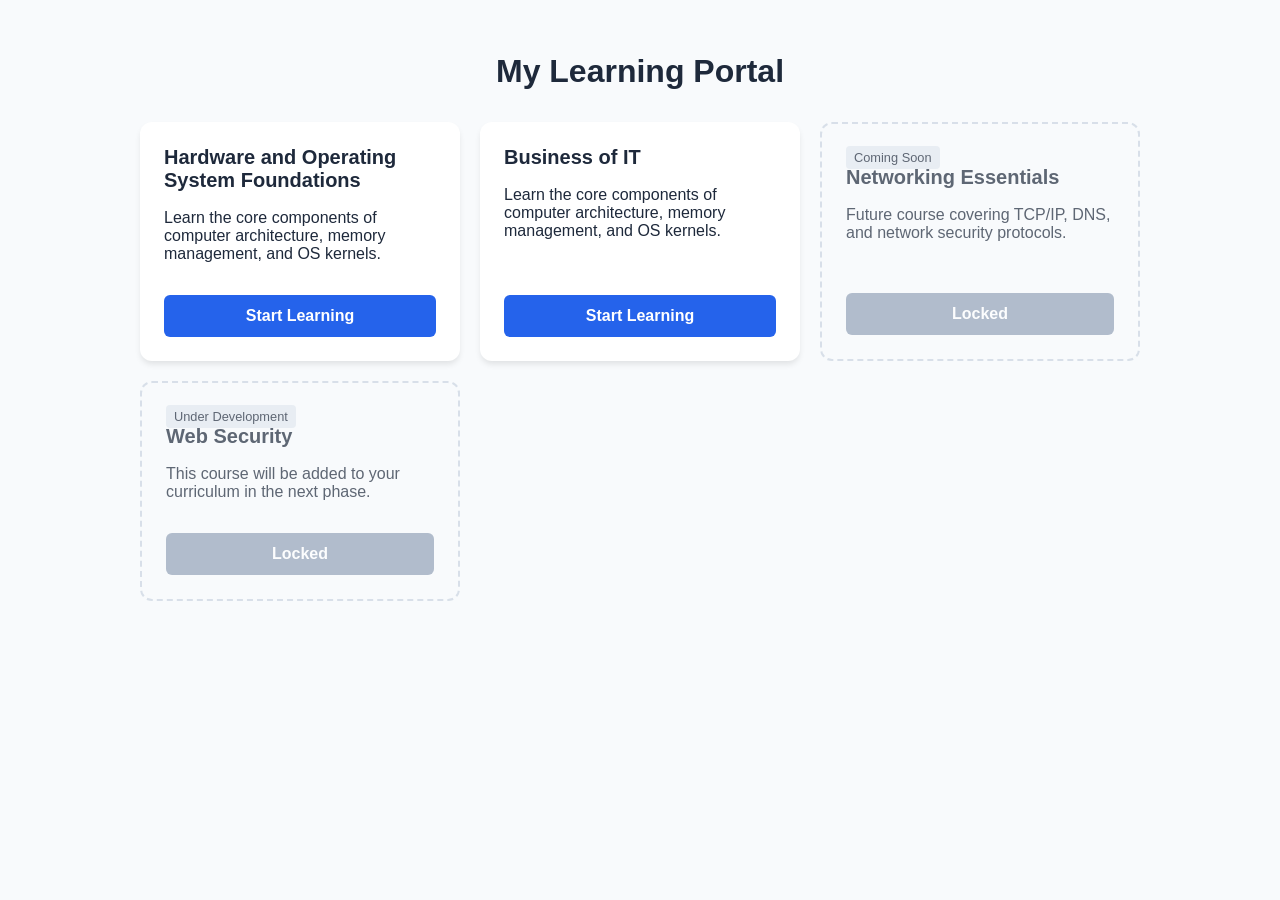
<file: index.html>
<!DOCTYPE html>
<html lang="en">

<head>
  <meta charset="UTF-8">
  <meta name="viewport" content="width=device-width, initial-scale=1.0">
  <title>Course Dashboard</title>
  <style>
    :root {
      --primary-color: #2563eb;
      --bg-color: #f8fafc;
      --text-color: #1e293b;
    }

    body {
      font-family: 'Segoe UI', Tahoma, Geneva, Verdana, sans-serif;
      background-color: var(--bg-color);
      color: var(--text-color);
      margin: 0;
      display: flex;
      flex-direction: column;
      align-items: center;
      padding: 2rem;
    }

    h1 {
      margin-bottom: 2rem;
    }

    .course-grid {
      display: grid;
      grid-template-columns: repeat(auto-fit, minmax(300px, 1fr));
      gap: 20px;
      max-width: 1000px;
      width: 100%;
    }

    .card {
      background: white;
      padding: 1.5rem;
      border-radius: 12px;
      box-shadow: 0 4px 6px -1px rgba(0, 0, 0, 0.1);
      transition: transform 0.2s;
      display: flex;
      flex-direction: column;
      justify-content: space-between;
    }

    .card:hover {
      transform: translateY(-5px);
    }

    .card h2 {
      margin-top: 0;
      font-size: 1.25rem;
    }

    .btn {
      display: inline-block;
      background-color: var(--primary-color);
      color: white;
      padding: 0.75rem 1rem;
      text-decoration: none;
      border-radius: 6px;
      text-align: center;
      font-weight: bold;
      margin-top: 1rem;
    }

    .btn:hover {
      background-color: #1d4ed8;
    }

    /* Styles for future placeholder courses */
    .placeholder {
      border: 2px dashed #cbd5e1;
      background: transparent;
      box-shadow: none;
      opacity: 0.7;
    }

    .placeholder:hover {
      transform: none;
    }

    .coming-soon-tag {
      font-size: 0.8rem;
      background: #e2e8f0;
      padding: 4px 8px;
      border-radius: 4px;
      width: fit-content;
    }
  </style>
</head>

<body>

  <h1>My Learning Portal</h1>

  <div class="course-grid">
    <div class="card">
      <div>
        <h2>Hardware and Operating System Foundations</h2>
        <p>Learn the core components of computer architecture, memory management, and OS kernels.</p>
      </div>
      <a href="data1.html" class="btn">Start Learning</a>
    </div>
    <div class="card">
      <div>
        <h2>Business of IT</h2>
        <p>Learn the core components of computer architecture, memory management, and OS kernels.</p>
      </div>
      <a href="data2.html" class="btn">Start Learning</a>
    </div>

    <div class="card placeholder">
      <div>
        <span class="coming-soon-tag">Coming Soon</span>
        <h2>Networking Essentials</h2>
        <p>Future course covering TCP/IP, DNS, and network security protocols.</p>
      </div>
      <a href="#" class="btn" style="background-color: #94a3b8; cursor: not-allowed;">Locked</a>
    </div>

    <div class="card placeholder">
      <div>
        <span class="coming-soon-tag">Under Development</span>
        <h2>Web Security</h2>
        <p>This course will be added to your curriculum in the next phase.</p>
      </div>
      <a href="#" class="btn" style="background-color: #94a3b8; cursor: not-allowed;">Locked</a>
    </div>
  </div>

</body>

</html>
</file>
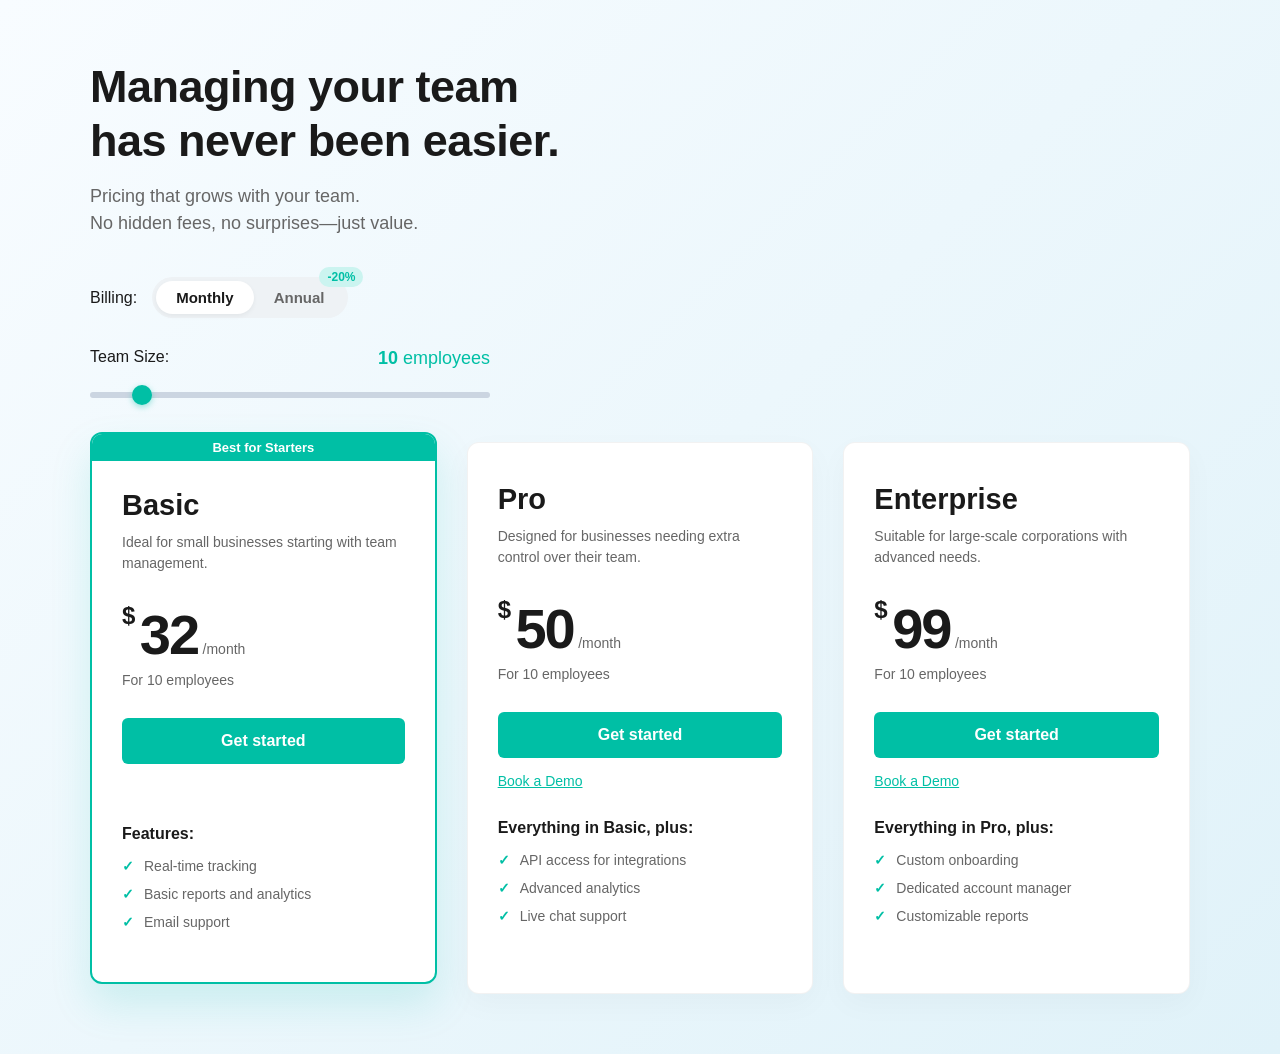
<file: Dynamic Pricing Table Builder/index.html>
<!DOCTYPE html>
<html lang="en">

<head>
    <meta charset="UTF-8">
    <meta name="viewport" content="width=device-width, initial-scale=1.0">
    <title>SaaS Dynamic Pricing</title>
    <link rel="stylesheet" href="style.css">
</head>

<body>

    <main class="pricing-section">
        <header class="pricing-header">
            <h1>Managing your team<br>has never been easier.</h1>
            <p>Pricing that grows with your team.<br>No hidden fees, no surprises—just value.</p>
        </header>

        <section class="controls-wrapper">
            <div class="billing-control">
                <span class="control-label">Billing:</span>
                <div class="toggle-pill">
                    <div class="toggle-bg" id="toggle-bg"></div>
                    <button class="toggle-btn active" id="btn-monthly">Monthly</button>
                    <button class="toggle-btn" id="btn-annual">Annual</button>
                    <span class="discount-badge">-20%</span>
                </div>
            </div>

            <div class="slider-control">
                <div class="slider-header">
                    <span class="control-label">Team Size:</span>
                    <span class="team-size-value"><strong id="employee-count">10</strong> employees</span>
                </div>
                <input type="range" id="employee-slider" min="5" max="50" step="1" value="10">
            </div>
        </section>

        <section class="pricing-grid">

            <div class="card" id="card-basic">
                <div class="recommend-banner">Best for Starters</div>
                <h2>Basic</h2>
                <p class="plan-desc">Ideal for small businesses starting with team management.</p>
                <div class="price-box">
                    <span class="currency">$</span>
                    <span class="price" id="price-basic">32</span>
                    <span class="period">/month</span>
                </div>
                <p class="capacity-desc">For <span class="emp-cap">10</span> employees</p>
                <button class="btn-primary">Get started</button>

                <a href="#" class="demo-link" style="visibility: hidden; pointer-events: none;">Book a Demo</a>

                <div class="features">
                    <p class="feature-title">Features:</p>
                    <ul>
                        <li>Real-time tracking</li>
                        <li>Basic reports and analytics</li>
                        <li>Email support</li>
                    </ul>
                </div>
            </div>

            <div class="card" id="card-pro">
                <div class="recommend-banner">Recommended</div>
                <h2>Pro</h2>
                <p class="plan-desc">Designed for businesses needing extra control over their team.</p>
                <div class="price-box">
                    <span class="currency">$</span>
                    <span class="price" id="price-pro">50</span>
                    <span class="period">/month</span>
                </div>
                <p class="capacity-desc">For <span class="emp-cap">10</span> employees</p>
                <button class="btn-primary">Get started</button>
                <a href="#" class="demo-link">Book a Demo</a>

                <div class="features">
                    <p class="feature-title">Everything in Basic, plus:</p>
                    <ul>
                        <li>API access for integrations</li>
                        <li>Advanced analytics</li>
                        <li>Live chat support</li>
                    </ul>
                </div>
            </div>

            <div class="card" id="card-enterprise">
                <div class="recommend-banner">Maximum Power</div>
                <h2>Enterprise</h2>
                <p class="plan-desc">Suitable for large-scale corporations with advanced needs.</p>
                <div class="price-box">
                    <span class="currency">$</span>
                    <span class="price" id="price-enterprise">99</span>
                    <span class="period">/month</span>
                </div>
                <p class="capacity-desc">For <span class="emp-cap">10</span> employees</p>
                <button class="btn-primary">Get started</button>
                <a href="#" class="demo-link">Book a Demo</a>

                <div class="features">
                    <p class="feature-title">Everything in Pro, plus:</p>
                    <ul>
                        <li>Custom onboarding</li>
                        <li>Dedicated account manager</li>
                        <li>Customizable reports</li>
                    </ul>
                </div>
            </div>

        </section>
    </main>

    <script src="script.js"></script>
</body>

</html>
</file>
<file: Dynamic Pricing Table Builder/style.css>
:root {
    --primary-teal: #00bfa5;
    --primary-hover: #009b86;
    --bg-gradient: linear-gradient(135deg, #f8fcff 0%, #e0f2f9 100%);
    --text-dark: #1a1a1a;
    --text-muted: #666666;
    --card-bg: #ffffff;
    --toggle-bg: #eef2f5;
}

/* 1rem = 10px */
html {
    font-size: 62.5%; 
}

* {
    margin: 0;
    padding: 0;
    box-sizing: border-box;
}

body {
    font-family: -apple-system, BlinkMacSystemFont, "Segoe UI", Roboto, Helvetica, Arial, sans-serif;
    background: var(--bg-gradient);
    color: var(--text-dark);
    font-size: 1.6rem;
    min-height: 100vh;
    padding: 6rem 2rem;
    display: flex;
    justify-content: center;
}

.pricing-section {
    max-width: 110rem;
    width: 100%;
}

/* HEADER */
.pricing-header h1 {
    font-size: 4.5rem;
    line-height: 1.2;
    margin-bottom: 1.5rem;
    letter-spacing: -0.05rem;
}

.pricing-header p {
    font-size: 1.8rem;
    color: var(--text-muted);
    line-height: 1.5;
}

/* CONTROLS (Toggle & Slider) */
.controls-wrapper {
    margin: 4rem 0;
    display: flex;
    flex-direction: column;
    gap: 3rem;
    max-width: 40rem;
}

.control-label {
    font-weight: 500;
    margin-right: 1.5rem;
}

/* Segmented Toggle Pill */
.billing-control {
    display: flex;
    align-items: center;
}

.toggle-pill {
    background: var(--toggle-bg);
    border-radius: 3rem;
    padding: 0.4rem;
    display: flex;
    position: relative;
    align-items: center;
}

.toggle-bg {
    position: absolute;
    width: 50%;
    height: calc(100% - 0.8rem);
    background: white;
    border-radius: 2.5rem;
    box-shadow: 0 0.2rem 0.5rem rgba(0, 0, 0, 0.05);
    transition: transform 0.3s cubic-bezier(0.25, 0.8, 0.25, 1);
}

.toggle-bg.is-annual {
    transform: translateX(100%);
}

.toggle-btn {
    border: none;
    background: transparent;
    padding: 0.8rem 2rem;
    font-weight: 600;
    font-size: 1.5rem;
    cursor: pointer;
    position: relative;
    z-index: 1;
    color: var(--text-muted);
    transition: color 0.3s;
}

.toggle-btn.active {
    color: var(--text-dark);
}

.discount-badge {
    position: absolute;
    right: -1.5rem;
    top: -1rem;
    background: #cbf4f0;
    color: var(--primary-teal);
    font-size: 1.2rem;
    font-weight: bold;
    padding: 0.3rem 0.8rem;
    border-radius: 1.2rem;
}

/* Slider */
.slider-header {
    display: flex;
    justify-content: space-between;
    margin-bottom: 1.5rem;
}

.team-size-value {
    color: var(--primary-teal);
    font-size: 1.8rem;
}

input[type=range] {
    -webkit-appearance: none;
    appearance: none;
    width: 100%;
    height: 0.6rem;
    background: #cbd5e1;
    border-radius: 0.3rem;
    outline: none;
}

input[type=range]::-webkit-slider-thumb {
    -webkit-appearance: none;
    appearance: none; /* Fixed */
    width: 2rem;
    height: 2rem;
    border-radius: 50%;
    background: var(--primary-teal);
    cursor: pointer;
    box-shadow: 0 0.2rem 0.6rem rgba(0, 191, 165, 0.4);
    transition: transform 0.1s;
}

/* Standard slider thumb styling for cross-browser support */
input[type=range]::-moz-range-thumb {
    appearance: none;
    width: 2rem;
    height: 2rem;
    border: none;
    border-radius: 50%;
    background: var(--primary-teal);
    cursor: pointer;
    box-shadow: 0 0.2rem 0.6rem rgba(0, 191, 165, 0.4);
    transition: transform 0.1s;
}

input[type=range]::-webkit-slider-thumb:hover,
input[type=range]::-moz-range-thumb:hover {
    transform: scale(1.2);
}

/* PRICING GRID */
.pricing-grid {
    display: grid;
    grid-template-columns: repeat(auto-fit, minmax(30rem, 1fr));
    gap: 3rem;
}

.card {
    background: var(--card-bg);
    border-radius: 1.2rem;
    padding: 4rem 3rem;
    box-shadow: 0 1rem 3rem rgba(0, 0, 0, 0.03);
    border: 0.1rem solid rgba(0, 0, 0, 0.05);
    position: relative;
    transition: all 0.4s ease;
    overflow: hidden;
}

/* Active/Recommended Plan Styles */
.card.active-plan {
    transform: translateY(-1rem);
    box-shadow: 0 2rem 4rem rgba(0, 191, 165, 0.15);
    border: 0.2rem solid var(--primary-teal);
}

.recommend-banner {
    position: absolute;
    top: 0;
    left: 0;
    right: 0;
    background: var(--primary-teal);
    color: white;
    text-align: center;
    font-size: 1.3rem;
    font-weight: bold;
    padding: 0.6rem 0;
    transform: translateY(-100%);
    transition: transform 0.3s;
}

.card.active-plan .recommend-banner {
    transform: translateY(0);
}

/* Push title down when banner shows */
.card.active-plan h2 {
    margin-top: 1.5rem;
}

h2 {
    font-size: 2.9rem;
    margin-bottom: 1rem;
    transition: margin 0.3s;
}

.plan-desc {
    font-size: 1.4rem;
    color: var(--text-muted);
    line-height: 1.5;
    min-height: 4.5rem;
    margin-bottom: 2.5rem;
}

.price-box {
    margin-bottom: 0.5rem;
}

.currency {
    font-size: 2.4rem;
    font-weight: bold;
    vertical-align: top;
}

.price {
    font-size: 5.6rem;
    font-weight: 800;
    letter-spacing: -0.2rem;
}

.period {
    color: var(--text-muted);
    font-size: 1.4rem;
}

.capacity-desc {
    font-size: 1.4rem;
    color: var(--text-muted);
    margin-bottom: 3rem;
}

.btn-primary {
    width: 100%;
    padding: 1.4rem;
    background: var(--primary-teal);
    color: white;
    border: none;
    border-radius: 0.6rem;
    font-size: 1.6rem;
    font-weight: 600;
    cursor: pointer;
    transition: background 0.2s;
    margin-bottom: 1.5rem;
}

.btn-primary:hover {
    background: var(--primary-hover);
}

.demo-link {
    display: block;
    text-align: start;
    color: var(--primary-teal);
    text-decoration: underline;
    font-size: 1.4rem;
    margin-bottom: 3rem;
}

.feature-title {
    font-weight: 600;
    margin-bottom: 1.5rem;
}

ul {
    list-style: none;
}

li {
    margin-bottom: 1.2rem;
    font-size: 1.4rem;
    color: var(--text-muted);
    display: flex;
    align-items: center;
}

li::before {
    content: "✓";
    color: var(--primary-teal);
    font-weight: bold;
    margin-right: 1rem;
}

/* =========================================
   RESPONSIVE DESIGN (Media Queries)
   ========================================= */

/* Tablet Layout (Screens smaller than 900px) */
@media (max-width: 900px) {
    html {
        font-size: 55%; 
    }

    .pricing-grid {
        grid-template-columns: repeat(auto-fit, minmax(28rem, 1fr));
        gap: 2rem;
    }
}

/* Mobile Phone Layout (Screens smaller than 768px) */
@media (max-width: 768px) {
    html {
        font-size: 50%; 
    }

    .controls-wrapper {
        margin: 3rem;
        width: 100%;
    }

    .pricing-grid {
        /* Force a strict single-column stack on phones */
        grid-template-columns: 1fr 1fr 1fr;
        gap: 1.5rem; 
        max-width: 100%;
        margin: 0;
    }
    .card.active-plan {
        transform: translateY(0);
        box-shadow: 0 1rem 3rem rgba(0, 191, 165, 0.2);
    }
    
    .price {
        font-size: 4.8rem;
    }
}
/* Mobile Phone Layout (Screens smaller than 425px) */
@media (max-width: 425px) {
    html {
        font-size: 45%; 
    }

    body {
        padding: 1.5rem;
    }

    .pricing-header h1 {
        font-size: 3.2rem;
    }

    .controls-wrapper {
        margin: 3rem;
        max-width: 80%;
    }

    .pricing-grid {
        grid-template-columns: 1fr;
        gap: 2rem; 
        max-width: 90%;
        margin: 2.4rem;
    }

    .price {
        font-size: 4.8rem;
    }
}
</file>
